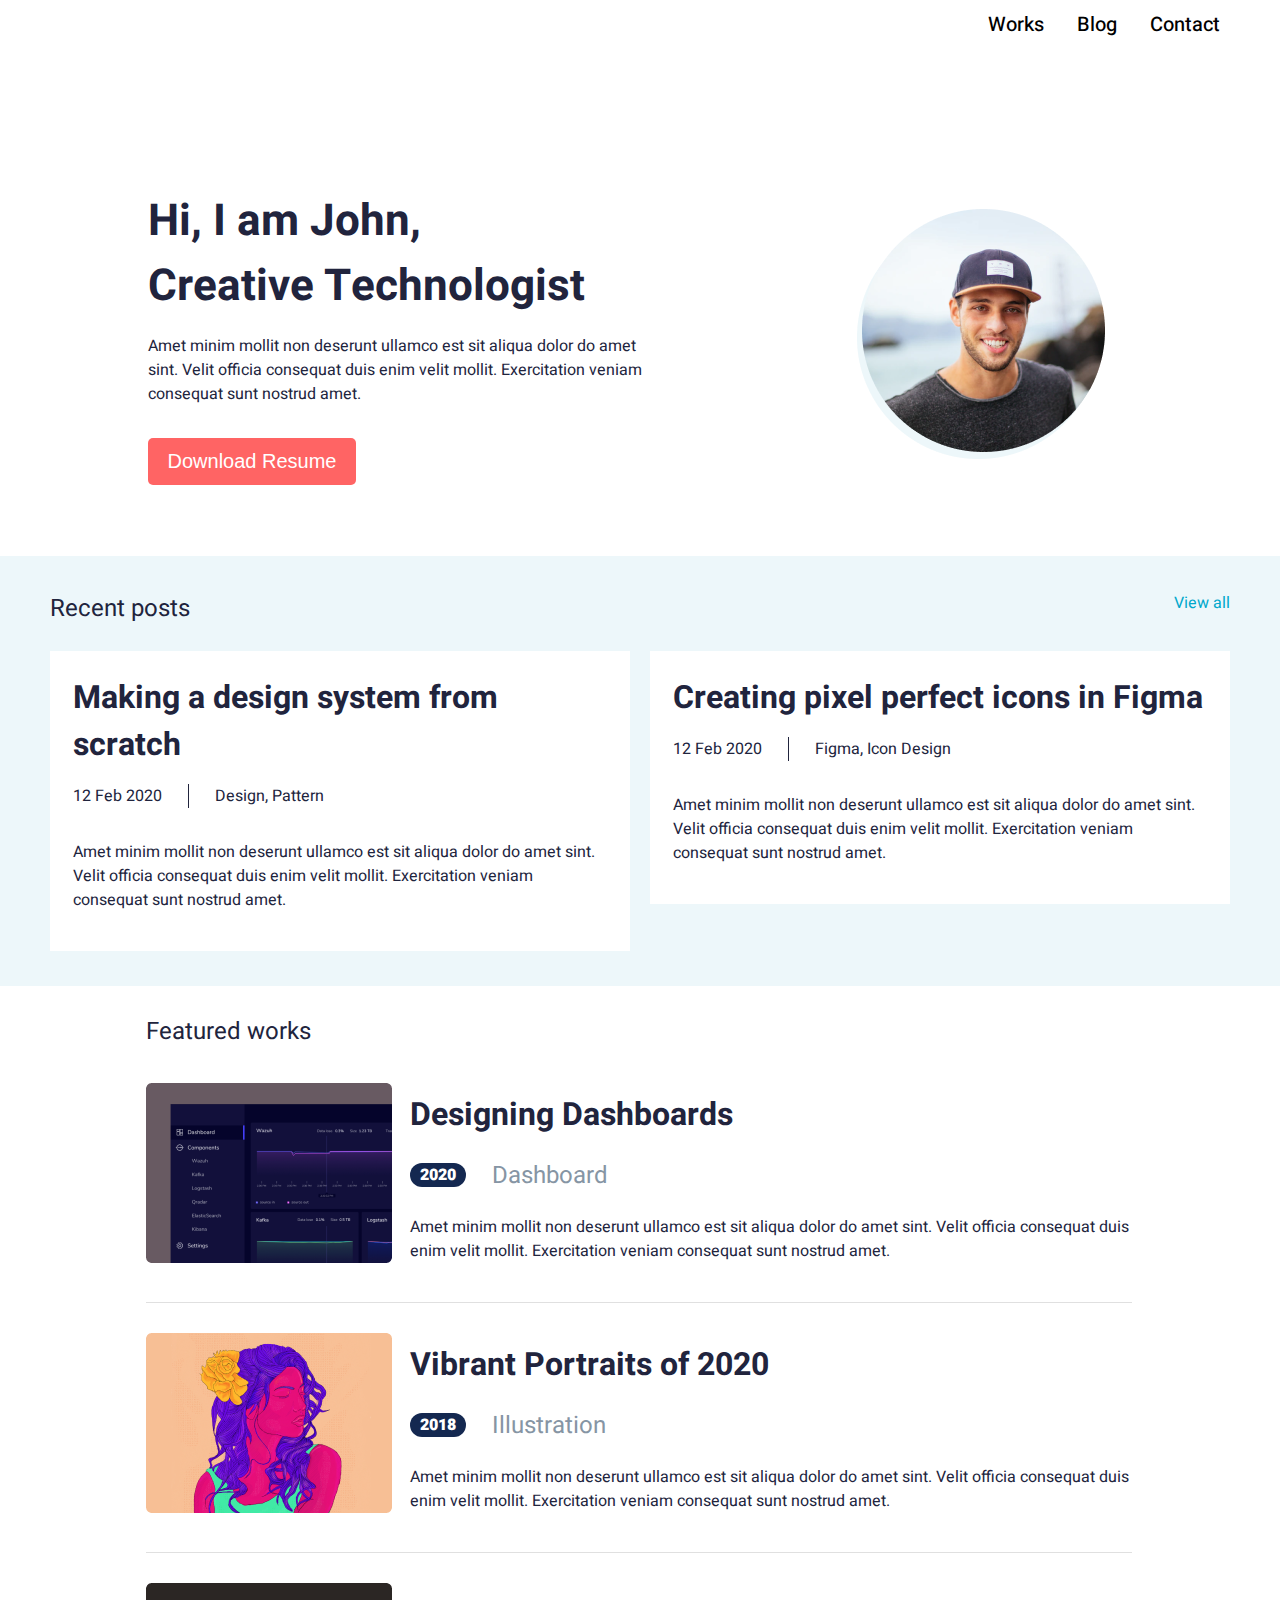
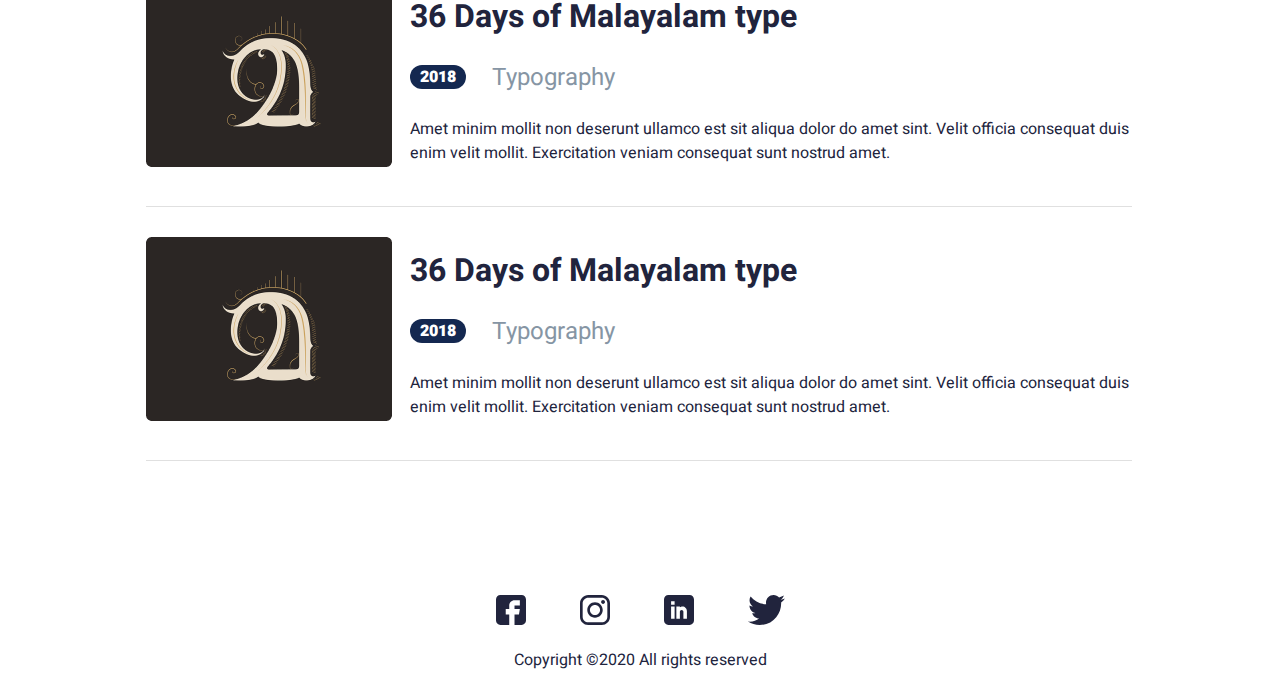
<file: index.html>
<!DOCTYPE html>
<html lang="en">

<head>
  <meta charset="UTF-8" />
  <meta http-equiv="X-UA-Compatible" content="IE=edge" />
  <meta name="viewport" content="width=device-width, initial-scale=1" />
  <title>John</title>
  <link rel="preconnect" href="https://fonts.googleapis.com" />
  <link rel="preconnect" href="https://fonts.gstatic.com" crossorigin />
  <link rel="stylesheet" href="https://cdn.jsdelivr.net/npm/swiper@8/swiper-bundle.min.css" />
  <link href="https://fonts.googleapis.com/css2?family=Heebo:wght@400;500;700&display=swap" rel="stylesheet" />
  <link rel="stylesheet" href="https://cdnjs.cloudflare.com/ajax/libs/font-awesome/4.7.0/css/font-awesome.min.css" />
  <link rel="stylesheet" href="./style.css" />
</head>

<body>
  <!-- herader-start -->
  <div>
    <header class="header desktop-only">
      <a href="work.html">Works</a>
      <a href="#">Blog</a>
      <a href="#">Contact</a>
    </header>
  </div>
  <div class="topnav">
    <!-- "Hamburger menu" / "Bar icon" to toggle the navigation links -->
    <a href="javascript:void(0);" class="icon" onclick="myFunction()">
      <i class="fa fa-bars"></i>
    </a>
  </div>
  <!-- header-end -->
  <!-- hero-block-start -->
  <div class="hero-block">
    <div class="narrow-container">
      <h1 class="hero-h1">
        Hi, I&nbsp;am John,<br />
        Creative Technologist
      </h1>
      <p class="hero-p">
        Amet minim mollit non deserunt ullamco est sit aliqua dolor
        do&nbsp;amet sint. Velit officia consequat duis enim velit mollit.
        Exercitation veniam consequat sunt nostrud amet.
      </p>
      <button class="hero-button">
        <p class="hero-button-p">Download Resume</p>
      </button>
    </div>
    <div class="container">
      <img class="hero-img-shadow" src="./img/Ellipse 2.png" alt="shadow" />
      <img class="hero-img" src="./img/Ellipse 1.png" alt="avatar" />
    </div>
  </div>
  <!-- hero-block-end -->
  <!-- second-container-start -->
  <div class="second-container">
    <div class="first-post">
      <div class="h2-a">
        <h2>Recent posts</h2>
      </div>
      <div class="p-first">
        <h1>Making a design system from scratch</h1>
        <div class="firs-p">
          <p class="post-paragraph">12 Feb 2020</p>
          <p class="post-paragraph2">Design, Pattern</p>
        </div>
        <p>
          Amet minim mollit non deserunt ullamco est sit aliqua dolor
          do&nbsp;amet sint. Velit officia consequat duis enim velit mollit.
          Exercitation veniam consequat sunt nostrud amet.
        </p>
      </div>
    </div>
    <div class="second-post">
      <div class="h2-a desktop-only">
        <a class="a-post" href="#">View all</a>
      </div>
      <div class="p-first">
        <h1>Creating pixel perfect icons in Figma</h1>
        <div class="firs-p">
          <p class="post-paragraph">12 Feb 2020</p>
          <p class="post-paragraph2">Figma, Icon Design</p>
        </div>
        <p>
          Amet minim mollit non deserunt ullamco est sit aliqua dolor do amet
          sint. Velit officia consequat duis enim velit mollit. Exercitation
          veniam consequat sunt nostrud amet.
        </p>
      </div>
    </div>
  </div>
  <!-- <div id="kerim"></div>  тест JS -->
  <!-- second-container-end -->
  <!-- third-container-start -->
  <div class="third-container">
    <div class="FeaturedWorks">
      <h2>Featured works</h2>
    </div>
    <div class="first-design desktop-only">
      <div class="works-img">
        <img class="work-img" src="./img/Designing Dashboards.png" alt="FeaturedWorks" />
      </div>
      <div>
        <h1>Designing Dashboards</h1>
        <div class="years">
          <p class="years-p">2020</p>
          <h2 class="years-h2">Dashboard</h2>
        </div>
        <p class="works-p">
          Amet minim mollit non deserunt ullamco est sit aliqua dolor do amet
          sint. Velit officia consequat duis enim velit mollit. Exercitation
          veniam consequat sunt nostrud amet.
        </p>
      </div>
    </div>
    <div class="second-design desktop-only">
      <div class="works-img">
        <img class="work-img" src="./img/Vibrant Portraits of 2020.png" alt="FeaturedWorks" />
      </div>
      <div>
        <h1>Vibrant Portraits of 2020</h1>
        <div class="years">
          <p class="years-p">2018</p>
          <h2 class="years-h2">Illustration</h2>
        </div>
        <p class="works-p">
          Amet minim mollit non deserunt ullamco est sit aliqua dolor do amet
          sint. Velit officia consequat duis enim velit mollit. Exercitation
          veniam consequat sunt nostrud amet.
        </p>
      </div>
    </div>
    <div class="third-design desktop-only">
      <div class="works-img">
        <img class="work-img" src="./img/36 Days of Malayalam type.png" alt="FeaturedWorks" />
      </div>
      <div>
        <h1>36 Days of Malayalam type</h1>
        <div class="years">
          <p class="years-p">2018</p>
          <h2 class="years-h2">Typography</h2>
        </div>
        <p class="works-p">
          Amet minim mollit non deserunt ullamco est sit aliqua dolor do amet
          sint. Velit officia consequat duis enim velit mollit. Exercitation
          veniam consequat sunt nostrud amet.
        </p>
      </div>
    </div>
    <div class="third-design desktop-only">
      <div class="works-img">
        <img class="work-img" src="./img/36 Days of Malayalam type.png" alt="FeaturedWorks" />
      </div>
      <div>
        <h1>36 Days of Malayalam type</h1>
        <div class="years">
          <p class="years-p">2018</p>
          <h2 class="years-h2">Typography</h2>
        </div>
        <p class="works-p">
          Amet minim mollit non deserunt ullamco est sit aliqua dolor do amet
          sint. Velit officia consequat duis enim velit mollit. Exercitation
          veniam consequat sunt nostrud amet.
        </p>
      </div>
    </div>
  </div>
  <div class="design-slider swiper">
    <div class="swiper-wrapper">

      <div class="swiper-slide">
        <div class="works-img">
          <img class="work-img" src="./img/Designing Dashboards.png" alt="FeaturedWorks" />
        </div>
        <div>
          <h1>Designing Dashboards</h1>
          <div class="years">
            <p class="years-p">2020</p>
            <h2 class="years-h2">Dashboard</h2>
          </div>
          <p class="works-p">
            Amet minim mollit non deserunt ullamco est sit aliqua dolor do amet
            sint. Velit officia consequat duis enim velit mollit. Exercitation
            veniam consequat sunt nostrud amet.
          </p>
        </div>
      </div>
      <div class="swiper-slide">
        <div class="works-img">
          <img class="work-img" src="./img/Vibrant Portraits of 2020.png" alt="FeaturedWorks" />
        </div>
        <div>
          <h1>Vibrant Portraits of 2020</h1>
          <div class="years">
            <p class="years-p">2018</p>
            <h2 class="years-h2">Illustration</h2>
          </div>
          <p class="works-p">
            Amet minim mollit non deserunt ullamco est sit aliqua dolor do amet
            sint. Velit officia consequat duis enim velit mollit. Exercitation
            veniam consequat sunt nostrud amet.
          </p>
        </div>
      </div>
      <div class="swiper-slide">
        <div class="works-img">
          <img class="work-img" src="./img/36 Days of Malayalam type.png" alt="FeaturedWorks" />
        </div>
        <div>
          <h1>36 Days of Malayalam type</h1>
          <div class="years">
            <p class="years-p">2018</p>
            <h2 class="years-h2">Typography</h2>
          </div>
          <p class="works-p">
            Amet minim mollit non deserunt ullamco est sit aliqua dolor do amet
            sint. Velit officia consequat duis enim velit mollit. Exercitation
            veniam consequat sunt nostrud amet.
          </p>
        </div>

      </div>
      <div class="swiper-button-prev"></div>
      <div class="swiper-button-next"></div>


    </div>
  </div>
  <!-- third-container-end -->
  <footer class="footer">
    <div class="footer_wrapper">
      <div>
        <a class="link_img_footer" href="#"><img src="./img/fb.svg" alt="facebook" /></a>
        <a class="link_img_footer" href="#"><img src="./img/insta.svg" alt="insta" /></a>
        <a class="link_img_footer" href="#"><img src="./img/Linkedin.svg" alt="Linkedin" /></a>
        <a class="link_img_footer" href="#"><img src="./img/Twitter.svg" alt="Twitter" /></a>
      </div>
      <div>
        <p>Copyright &copy;2020 All rights reserved</p>
      </div>
    </div>
  </footer>
  <script src="https://cdn.jsdelivr.net/npm/swiper@8/swiper-bundle.min.js"></script>
  <script src="./main.js"></script>
</body>

</html>
</file>
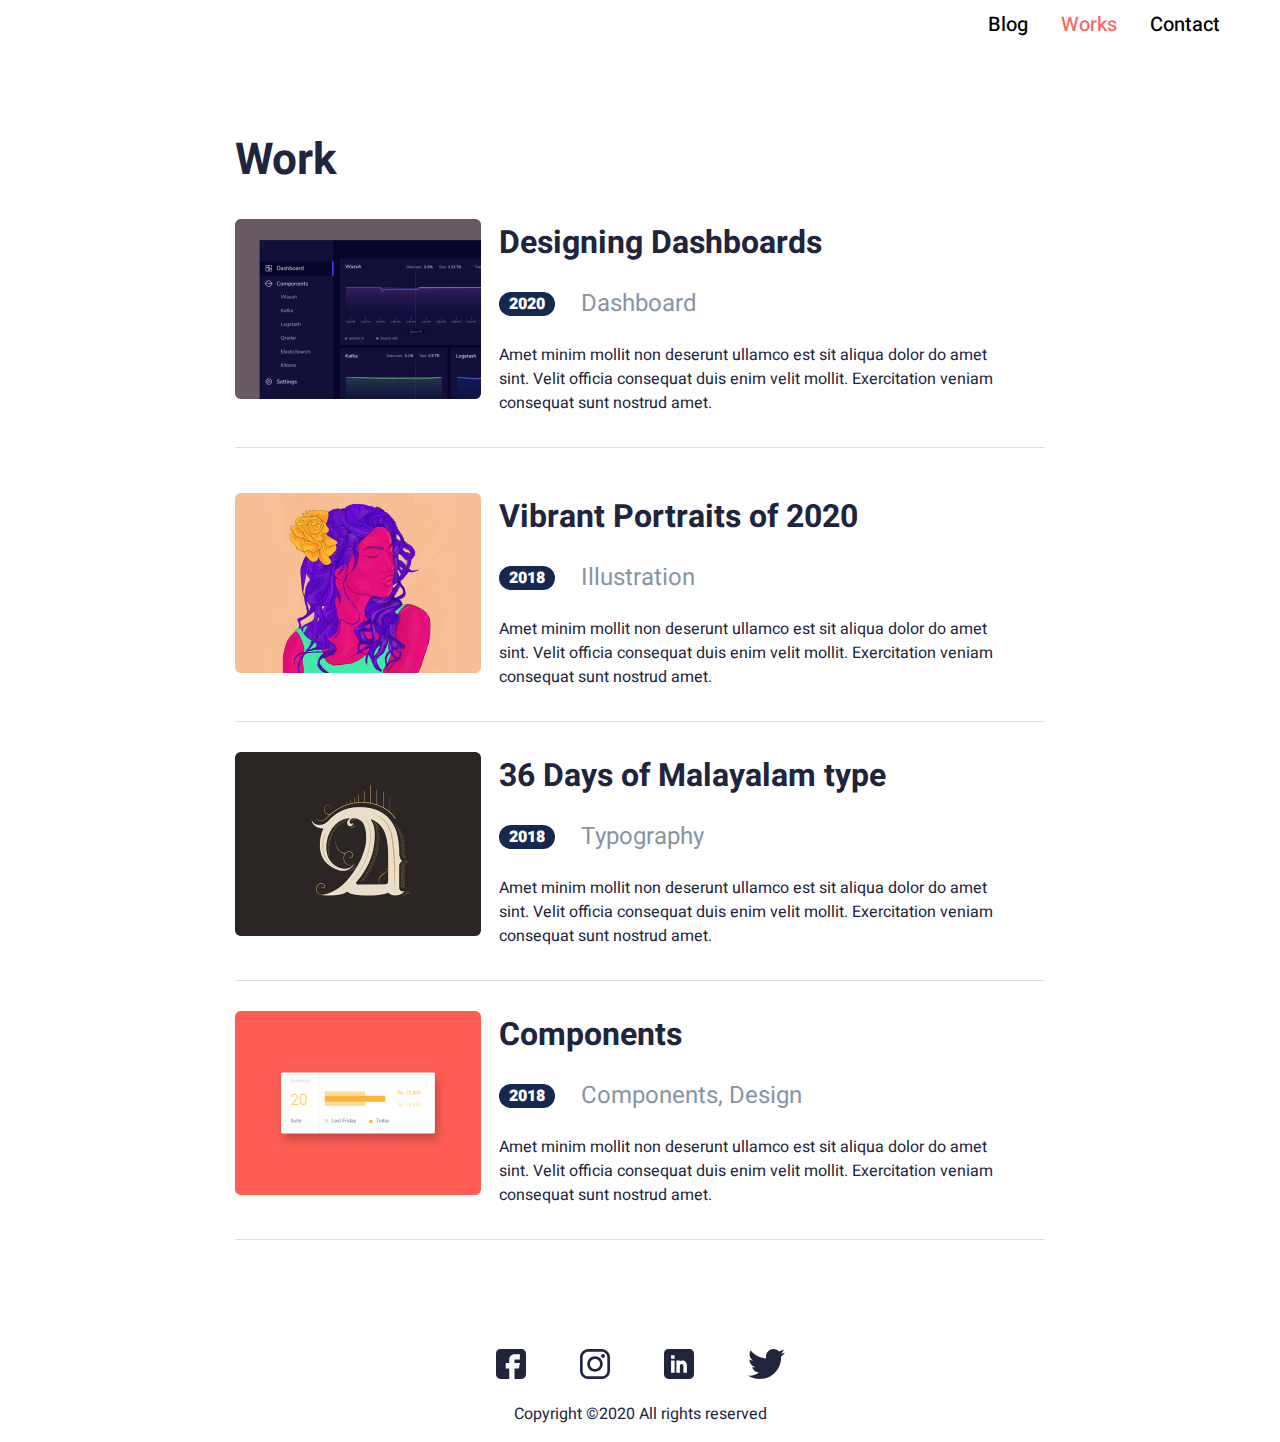
<file: work.html>
<!DOCTYPE html>
<html lang="en">
<head>
    <meta charset="UTF-8">
    <meta http-equiv="X-UA-Compatible" content="IE=edge">
    <meta name="viewport" content="width=device-width, initial-scale=1.0">
    <title>Work</title>
    <link rel="preconnect" href="https://fonts.googleapis.com" />
  <link rel="preconnect" href="https://fonts.gstatic.com" crossorigin />
  <link href="https://fonts.googleapis.com/css2?family=Heebo:wght@400;500;700&display=swap" rel="stylesheet" />
  <link rel="stylesheet" href="https://cdnjs.cloudflare.com/ajax/libs/font-awesome/4.7.0/css/font-awesome.min.css">
    <link rel="stylesheet" href="./work.css">
</head>
<body>
  <div class="topnav">
    <!-- "Hamburger menu" / "Bar icon" to toggle the navigation links -->
    <a href="javascript:void(0);" class="icon" onclick="myFunction()">
      <i class="fa fa-bars"></i>
    </a>
  </div>
    <!-- herader-start -->
  <div>
    <header class="header desktop-only">
      <a class="header-blog" href="#">Blog</a>
      <a class="header-works" href="#">Works</a>
      <a class="header-contact" href="#">Contact</a>
    </header>
    
  </div>
  <!-- header-end -->
   <!-- third-container-start -->
   <div class="third-container">
    <h1 class="Work">Work</h1>
    <div class="first-design">
      <div class="works-img">
        <img class="work-img" src="./img/Designing Dashboards.png" alt="FeaturedWorks">
      </div>
      <div>
        <h1>Designing Dashboards</h1>
        <div class="years">
          <p class="years-p">2020</p>
          <h2 class="years-h2">Dashboard</h2>
        </div>
        <p class="works-p">Amet minim mollit non deserunt ullamco est sit aliqua dolor do amet sint. Velit officia consequat duis enim
          velit mollit. Exercitation veniam consequat sunt nostrud amet.</p>
      </div>
    </div>
    <div class="second-work-design">
      <div class="works-img">
        <img class="work-img" src="./img/Rectangle 30.png" alt="FeaturedWorks">
      </div>
      <div>
        <h1>Designing Landing pages</h1>
        <div class="years">
          <p class="years-p">2020</p>
          <h2 class="years-h2">Website</h2>
        </div>
        <p class="works-p">Amet minim mollit non deserunt ullamco est sit aliqua dolor do amet sint. Velit officia consequat duis enim velit mollit. Exercitation veniam consequat sunt nostrud amet.</p>
      </div>
    </div>
    <div class="second-design desktop-only">
      <div class="works-img">
        <img class="work-img" src="./img/Vibrant Portraits of 2020.png" alt="FeaturedWorks">
      </div>
      <div>
        <h1>Vibrant Portraits of 2020</h1>
        <div class="years">
          <p class="years-p">2018</p>
          <h2 class="years-h2">Illustration</h2>
        </div>
        <p class="works-p">Amet minim mollit non deserunt ullamco est sit aliqua dolor do amet sint. Velit officia consequat duis enim velit mollit. Exercitation veniam consequat sunt nostrud amet.</p>
      </div>
    </div>
    <div class="third-design desktop-only">
      <div class="works-img">
        <img class="work-img" src="./img/36 Days of Malayalam type.png" alt="FeaturedWorks">
      </div>
      <div>
        <h1>36 Days of Malayalam type</h1>
        <div class="years">
          <p class="years-p">2018</p>
          <h2 class="years-h2">Typography</h2>
        </div>
        <p class="works-p">Amet minim mollit non deserunt ullamco est sit aliqua dolor do amet sint. Velit officia consequat duis enim velit mollit. Exercitation veniam consequat sunt nostrud amet.</p>
      </div>
    </div>
    <div class="third-design desktop-only">
        <div class="works-img">
          <img class="work-img" src="./img/Compinents.png" alt="FeaturedWorks">
        </div>
        <div>
          <h1>Components</h1>
          <div class="years">
            <p class="years-p">2018</p>
            <h2 class="years-h2">Components, Design</h2>
          </div>
          <p class="works-p">Amet minim mollit non deserunt ullamco est sit aliqua dolor do amet sint. Velit officia consequat duis enim velit mollit. Exercitation veniam consequat sunt nostrud amet.</p>
        </div>
      </div>
  </div>
  <!-- third-container-end -->
  <footer class="footer">
    <div class="footer_wrapper">
      <div>
        <a class="link_img_footer" href="#"><img src="./img/fb.svg" alt="facebook" /></a>
        <a class="link_img_footer" href="#"><img src="./img/insta.svg" alt="insta" /></a>
        <a class="link_img_footer" href="#"><img src="./img/Linkedin.svg" alt="Linkedin" /></a>
        <a class="link_img_footer" href="#"><img src="./img/Twitter.svg" alt="Twitter" /></a>
      </div>
      <div>
        <p>Copyright &copy;2020 All rights reserved</p>
      </div>
    </div>
  </footer>
    
</body>
</html>
</file>
<file: style.css>
*,
*:before,
*:after {
  box-sizing: border-box;
}
body {
  position: relative;
  height: 100%;
  margin: 0 auto;
  font-family: 'Heebo';
  color: #21243d;
}
.header {
  font-weight: 500;
  font-size: 20px;
  display: flex;
  justify-content: flex-end;
  gap: 33px;
  padding-top: 10px;
  margin-right: 60px;
}
.icon {
    display: none;
}
a {
  color: #000000;
  text-decoration: none;
}
.hero-block {
  display: flex;
  justify-content: space-between;
  align-items: center;
  margin-top: 150px;
  margin-right: 149px;
  margin-left: 148px;
}
.hero-h1 {
  width: 506px;
  height: 105px;
  font-size: 44px;
  margin-bottom: 40px;
}
.hero-p {
  width: 497px;
  height: 66px;
}
.hero-button {
  margin-top: 38px;
  display: flex;
  width: 208px;
  height: 47px;
  background: #ff6464;
  border-radius: 5px;
  border: none;
  align-items: center;
  justify-content: space-around;
}
.hero-button-p {
  font-size: 20px;
  color: #ffffff;
}
.footer_wrapper {
  min-height: 100%;
  display: flex;
  flex-direction: column;
  align-items: center;
  padding-top: 134px;
}
.hero-img {
  position: absolute;
  width: 243px;
  height: 243px;
  margin: 0px 0px 13px 5px
}
.hero-img-shadow {
  position: absolute;
  width: 243px;
  height: 243px;
}
.post-paragraph {
  border-right: 1px solid;
  padding-right: 26px;
}
.post-paragraph2 {
  padding-left: 26px;
}
.firs-p {
  display: flex;
}
.second-container {
  display: flex;
  padding: 35px 148px;
  background-color: #edf7fa;
  margin-top: 71px;
}
.p-first {
  background-color: #ffffff;
  padding: 23px;
}
.first-post {
  margin-right: 20px;
  display: flex;
  flex-direction: column;
  align-items: flex-start;
}
.second-post {
  display: flex;
  flex-direction: column;
  align-items: flex-end;
}
.a-post {
  color: #00a8cc;
}
.h2-a {
  height: 60px;
}
.link_img_footer {
  padding: 25px;
}
.container {
  display: flex;
  align-items: center;
  justify-content: flex-start;
  padding-right: 125px;
  margin-right: inherit;
}
h2 {
  font-weight: normal;
  margin: 0px;
}
h1 {
  margin: 0px;
}
/* third-container-start */
.third-container {
    margin: 50px 148px 0px 146px;
    display: grid;
    grid-template-columns: 1fr 1fr;
    
}
.years-h2 {
  color: #8695a4;
  padding-left: 26px;
}
.years-p {
  font-weight: 900;
  color: #ffffff;
  background: #142850;
  width: fit-content;
  border-radius: 16px;
  padding: 0px 10px 0px 10px;
  margin: 0px;
}
.years {
  display: flex;
  align-items: center;
  padding: 20px 0px 22px 0px;
}
.first-design {
     display: flex;
    align-items: center;
    border-bottom: 1px solid #e0e0e0;
}
.second-design {
  margin-top: 30px;
  display: flex;
  align-items: center;
  border-bottom: 1px solid #e0e0e0;
  padding-bottom: 32px;
}
.third-design {
  margin-top: 30px;
  display: flex;
  align-items: center;
  border-bottom: 1px solid #e0e0e0;
  padding-bottom: 32px;
}
.works-img {
  padding-right: 18px;
}
.FeaturedWorks {
  margin-top: -29px;
    position: absolute;
}
.works-p {
  margin: 0px;
  width: 500px;
}
/* third-container-end */

@media (max-width: 800px) {
  .desktop-only {
    display: none !important;
  }
  .design-slider{
    display: block !important;
  }
  .hero-block {
    display: flex;
    flex-direction: column-reverse;
    align-items: center;
    margin-left: 23px;
    margin-right: 23px;
    margin-top: auto;
  }
  .icon {
    display: block; 
    position: absolute;
    right: 0;
    top: 0;
    margin: 15px;
}
  .narrow-container {
    display: flex;
    flex-direction: column;
    align-items: center;
  }
  .container {
    display: flex;
    flex-direction: column-reverse;
    align-items: center;
    margin-top: 243px;
    align-items: flex-start;
  }
  .hero-img {
    position: absolute;
    width: 170.86px;
    height: 170.86px;
    margin-left: 5px;
    margin-bottom: 8px;
  }
  .hero-img-shadow {
    position: absolute;
    width: 170.86px;
    height: 170.86px;
  }
  .hero-h1 {
    margin: 34px 31px 21px 31px;
    display: flex;
    text-align: center;
    width: auto;
    height: auto;
    font-size: 32px;
  }
  .hero-p {
    margin: 0px 20px 27px 20px;
    width: 328px;
    height: auto;
    text-align: center;
}
  .hero-button {
    margin-top: 0px;
  }
  .second-container {
    display: flex;
    padding: 0px 0px 38px 10px;
    background-color: #edf7fa;
    flex-direction: column;
  }
  .first-post {
    margin-right: 10px;
    display: flex;
    flex-direction: column;
    align-items: flex-start;
  }
  .h2-a {
    margin: 0 auto;
    padding-bottom: 35px;
    padding-top: 35px;
    display: flex;
    align-items: center;
  }

  .second-post {
    display: flex;
    margin-right: 10px;
    flex-direction: column;
    margin-top: 17px;
  }
  .p-first{
    padding: 23px;
  }
  .third-container {
    margin: 0px 18px 0 18px;
    display: block;
}
.first-design {
  display: flex;
  align-items: center;
  border-bottom: 1px solid #e0e0e0;
  padding-bottom: 32px;
  flex-direction: column;
}
.link_img_footer {
  padding: 19px;
}
.footer_wrapper {
  padding-top: 200px;
}
.FeaturedWorks {
  display: flex;
    text-align: center;
    height: 60px;
    flex-direction: column;
    justify-content: center;
    margin-top: auto;
    position: unset;
}
.works-p {
  width:  auto;
}
}

 @media (min-width: 1570px) and (max-width: 1700px) {
    .third-container{
        margin: 50px 30px 0px 30px;
    }
}
 @media (min-width: 919px) and (max-width: 1569px) {
    .third-container {
        margin: 0px 148px 0px 146px;
        display: flex;
        flex-direction: column; 
    }
    .works-p{
        width: auto;
    }
    .FeaturedWorks {
        display: flex;
        position: unset;
        height: 60px;
        margin: 15px 0px 22px 0px;
        align-items: center;
    }
    .first-design {
        padding-bottom: 32px;
    }
        .second-container {
            padding: 35px 50px;
        }
}
@media (min-width: 801px) and (max-width: 918px)  {
    .third-container {
        margin: 0px 148px 0px 146px;
        display: flex;
        flex-direction: column; 
    }
    .works-p{
        width: auto;
    }

    .FeaturedWorks {
        display: flex;
        position: unset;
        height: 60px;
        margin: 15px 0px 22px 0px;
        align-items: center;
    }
    .first-design {
        padding-bottom: 32px;
    }
    .hero-block {
        margin-right: 100px;
        margin-left: 30px;
    }
    .second-container {
        padding: 35px 50px;
    }
    .first-design {
        display: unset;
    }
    .second-design{
        display: unset;
    }
    .third-design{
        display: unset;
    }
}
.design-slider{
  display: none;
}
.swiper-slide{
  display: flex;
  flex-direction: column;
  align-items: center;
  padding: 30px;
}
</file>
<file: work.css>
*{
  box-sizing: border-box;
}
body {
    height: 100%;
    margin: 0 auto;
    font-family: 'Heebo';
    color: #21243D;
}
.header {
    font-weight: 500;
    font-size: 20px;
    display: flex;
    justify-content: flex-end;
    gap: 33px;
    padding-top: 10px;
    margin-right: 60px;
  }
  a {
    color: #000000;
    text-decoration: none;
  }
  /* third-container-start */
.third-container {
    margin: 135px 235px 0px 235px;
    display: grid;
    grid-template-columns: 1fr 1fr;
  }
  .years-h2 {
    color: #8695a4;
    padding-left: 26px;
  }
  .years-p {
    font-weight: 900;
    color: #ffffff;
    background: #142850;
    width: fit-content;
    border-radius: 16px;
    padding: 0px 10px 0px 10px;
    margin: 0px;
  }
  .years{
      display: flex;
      align-items: center;
      padding: 20px 0px 22px 0px;
  }
  .first-design{
      display: flex;
      border-bottom: 1px solid #E0E0E0;
      padding: 45px 25px 32px 0px;
  }
  .second-design{
      display: flex;
      border-bottom: 1px solid #E0E0E0;
      padding: 45px 0px 32px 0px;
  }
  .third-design{
      margin-top: 30px;
      display: flex;
      border-bottom: 1px solid #E0E0E0;
      padding: 0px 25px 32px 0px;
  }
  .works-img{
      padding-right: 18px;
  }
  .Work{
    margin-top: -46px;
    font-size: 44px;
    position: absolute;
  }
  .works-p{
      margin: 0px;
      width: 500px;
  }
  h2 {
    font-weight: normal;
    margin: 0px;
  }
  h1 {
    margin: 0px;
  }
  .footer_wrapper {
    min-height: 100%;
    display: flex;
    flex-direction: column;
    align-items: center;
    padding-top: 109px;
  }
  .link_img_footer {
    padding: 25px;
  }
  .header-works{ 
    color: #FF6464;
  }
  .second-work-design{
    display: none;
  }
  .icon {
    display: none;
}
  @media (min-width: 1580px) and (max-width: 1919px){
    .third-container {
      margin: 135px 30px 0px 30px}
  }
  @media (max-width: 1579px) and (min-width:1130px){
    .third-container {
      display: block;
    }
  
  }
  @media (max-width: 1129px) and (min-width:772px){
    .third-container {
      display: block;
      margin: 135px 30px 0px 30px;
    }
    .works-p {
      width: auto; 
  }
  
  }
  @media (max-width: 771px) {
    .desktop-only {
      display: none !important;
    }
    .icon {
      display: block; 
      position: absolute;
      right: 0;
      top: 0;
      margin: 15px;
  }
    .first-design{
      display: block;
  }
  .work-img{
    width: 100%;
  }
    .third-container {
      display: block;
      margin: 135px 30px 0px 30px;
    }
    .works-p {
      width: auto; 
  }
  h1{
    font-size: 24px;
  }
  h2{
    font-size: 16px;
  }
  .second-work-design{
    display: block;
    padding: 45px 0px 32px 0px;
    border-bottom: 1px solid #E0E0E0;
  }
    
  
  }
</file>
